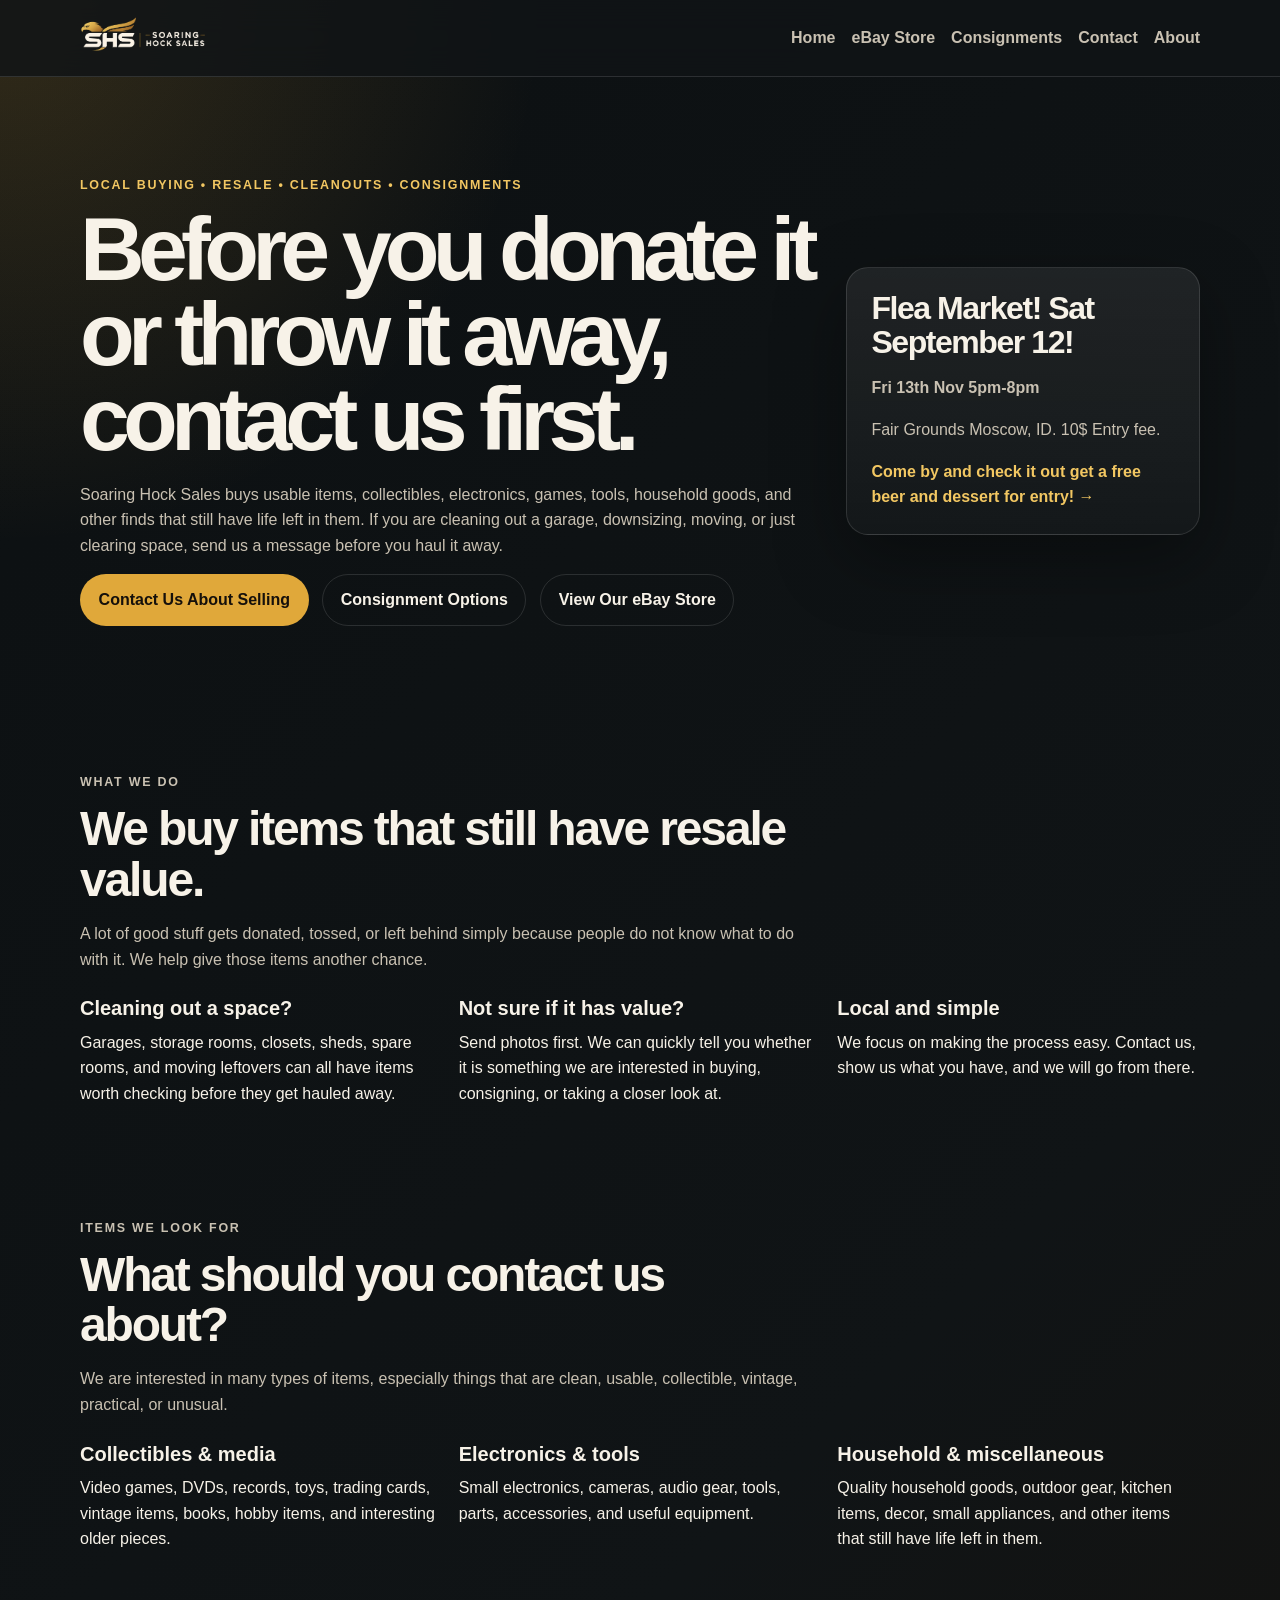
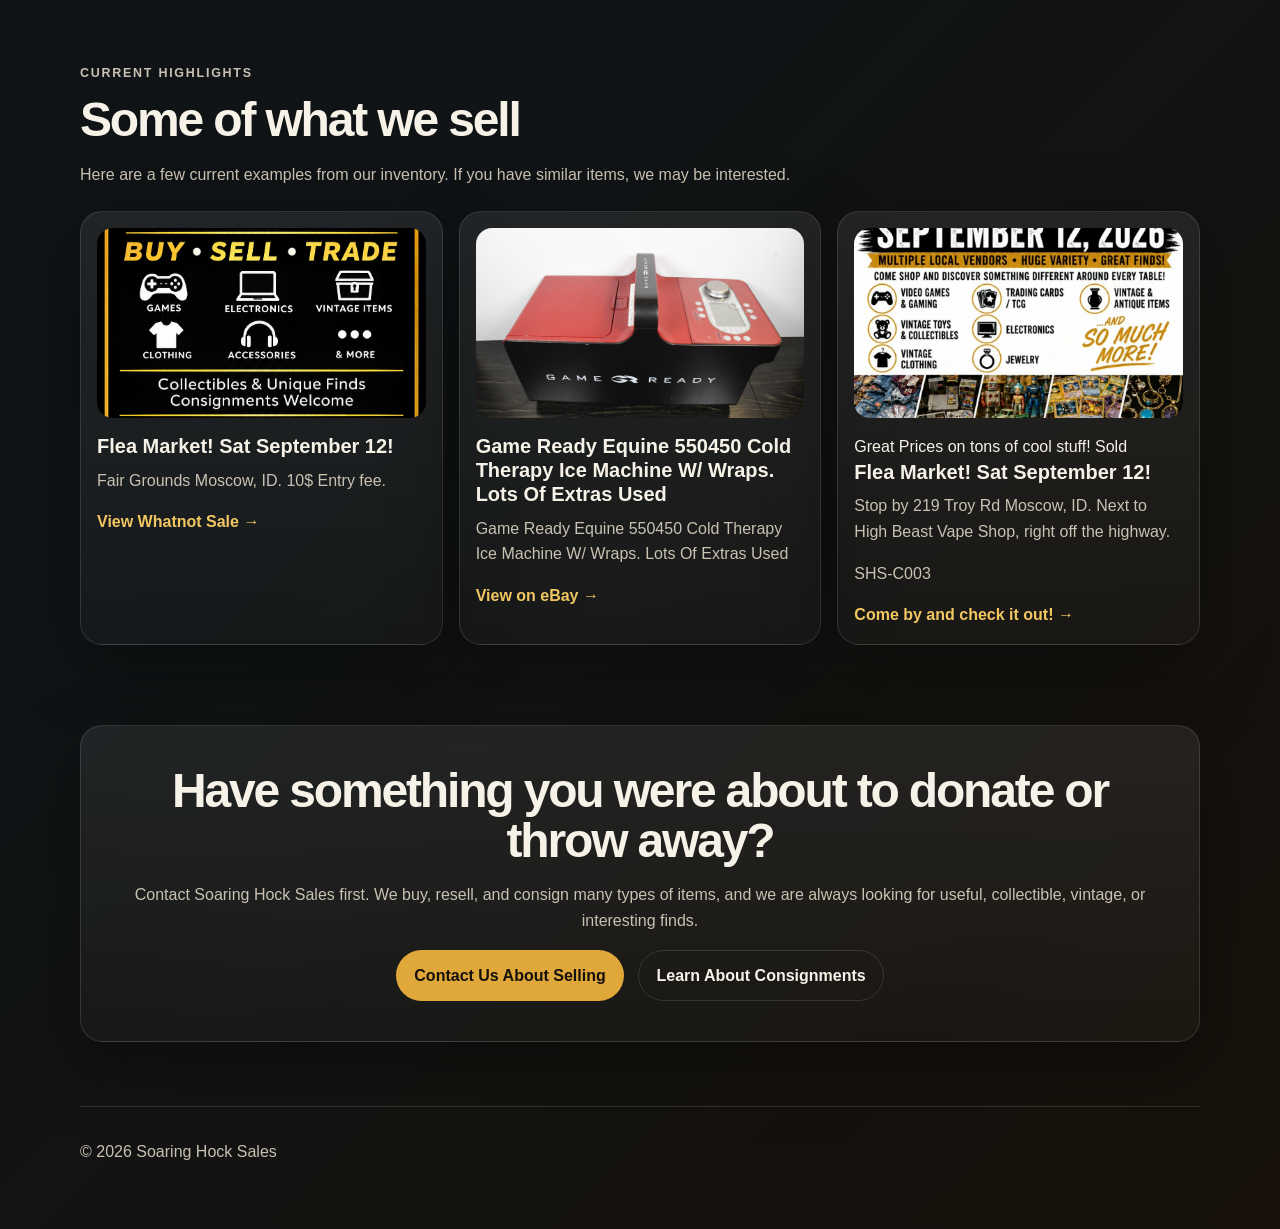
<file: index.html>
<!DOCTYPE html>
<html lang="en">

<head>
    <!-- Google tag (gtag.js) -->
    <script async src="https://www.googletagmanager.com/gtag/js?id=G-DSQBXJHCF6"></script>
    <script>
        window.dataLayer = window.dataLayer || [];
        function gtag() { dataLayer.push(arguments); }
        gtag('js', new Date());

        gtag('config', 'G-DSQBXJHCF6');
    </script>

    <meta charset="UTF-8" />
    <meta name="viewport" content="width=device-width, initial-scale=1.0" />
    <meta name="keywords" content="Soaring Hock Sales, sell used items, Moscow Idaho resale, collectibles buyer, estate items, eBay reseller" />
    <title>Soaring Hock Sales | Sell Us Your Items</title>
    <meta name="description" content="Before you donate it or throw it away, contact Soaring Hock Sales. We buy usable items, collectibles, electronics, games, tools, and more." />

    <link rel="stylesheet" href="styles.css" />
</head>

<body>
    <header class="site-header">
        <nav class="nav">
            <a href="index.html" class="logo">
                <img src="logos/logo 7.png" alt="Soaring Hock Sales logo" class="nav-logo">
            </a>

            <button class="menu-button" id="menuButton">Menu</button>

            <div class="nav-links" id="navLinks">
                <a href="index.html">Home</a>
                <a href="ebay.html">eBay Store</a>
                <a href="consignments.html">Consignments</a>
                <a href="contact.html">Contact</a>
                <a href="about.html">About</a>
            </div>
        </nav>
    </header>

    <main>
        <section class="hero">
            <div class="hero-content">
                <p class="eyebrow">Local buying • Resale • Cleanouts • Consignments</p>

                <h1>Before you donate it or throw it away, contact us first.</h1>

                <p class="hero-text">
                    Soaring Hock Sales buys usable items, collectibles, electronics, games,
                    tools, household goods, and other finds that still have life left in them.
                    If you are cleaning out a garage, downsizing, moving, or just clearing space,
                    send us a message before you haul it away.
                </p>

                <div class="button-row">
                    <a class="button primary" href="contact.html">Contact Us About Selling</a>
                    <a class="button secondary" href="consignments.html">Consignment Options</a>
                    <a class="button secondary" href="ebay.html">View Our eBay Store</a>
                </div>
            </div>

            <div class="hero-card" id="nextSaleCard">
                <h2>Have items to sell?</h2>
                <p class="card-date">Send photos first</p>
                <p>
                    The easiest way to start is to send a few clear photos, a short description,
                    and your general location. We will let you know if it is something we can use.
                </p>
                <a href="contact.html">Go to contact page →</a>
            </div>
        </section>

        <section class="section">
            <div class="section-heading">
                <p class="eyebrow">What We Do</p>
                <h2>We buy items that still have resale value.</h2>
                <p>
                    A lot of good stuff gets donated, tossed, or left behind simply because people
                    do not know what to do with it. We help give those items another chance.
                </p>
            </div>

            <div class="card-grid">
                <article class="card">
                    <h3>Cleaning out a space?</h3>
                    <p>
                        Garages, storage rooms, closets, sheds, spare rooms, and moving leftovers
                        can all have items worth checking before they get hauled away.
                    </p>
                </article>

                <article class="card">
                    <h3>Not sure if it has value?</h3>
                    <p>
                        Send photos first. We can quickly tell you whether it is something we are
                        interested in buying, consigning, or taking a closer look at.
                    </p>
                </article>

                <article class="card">
                    <h3>Local and simple</h3>
                    <p>
                        We focus on making the process easy. Contact us, show us what you have,
                        and we will go from there.
                    </p>
                </article>
            </div>
        </section>

        <section class="section">
            <div class="section-heading">
                <p class="eyebrow">Items We Look For</p>
                <h2>What should you contact us about?</h2>
                <p>
                    We are interested in many types of items, especially things that are clean,
                    usable, collectible, vintage, practical, or unusual.
                </p>
            </div>

            <div class="card-grid">
                <article class="card">
                    <h3>Collectibles & media</h3>
                    <p>
                        Video games, DVDs, records, toys, trading cards, vintage items, books,
                        hobby items, and interesting older pieces.
                    </p>
                </article>

                <article class="card">
                    <h3>Electronics & tools</h3>
                    <p>
                        Small electronics, cameras, audio gear, tools, parts, accessories,
                        and useful equipment.
                    </p>
                </article>

                <article class="card">
                    <h3>Household & miscellaneous</h3>
                    <p>
                        Quality household goods, outdoor gear, kitchen items, decor, small appliances,
                        and other items that still have life left in them.
                    </p>
                </article>
            </div>
        </section>

        <section class="section">
            <div class="section-heading">
                <p class="eyebrow">Current Highlights</p>
                <h2>Some of what we sell</h2>
                <p>
                    Here are a few current examples from our inventory. If you have similar items,
                    we may be interested.
                </p>
            </div>

            <div class="card-grid" id="homeCards">
                <!-- Homepage cards load from data/sales.json and data/ebay.json -->
            </div>
        </section>

        <section class="banner">
            <h2>Have something you were about to donate or throw away?</h2>
            <p>
                Contact Soaring Hock Sales first. We buy, resell, and consign many types of items,
                and we are always looking for useful, collectible, vintage, or interesting finds.
            </p>

            <div class="button-row centered">
                <a class="button primary" href="contact.html">Contact Us About Selling</a>
                <a class="button secondary" href="consignments.html">Learn About Consignments</a>
            </div>
        </section>
    </main>

    <footer class="footer">
        <p>&copy; <span id="year"></span> Soaring Hock Sales</p>
    </footer>

    <script src="script.js"></script>
</body>
</html>
</file>
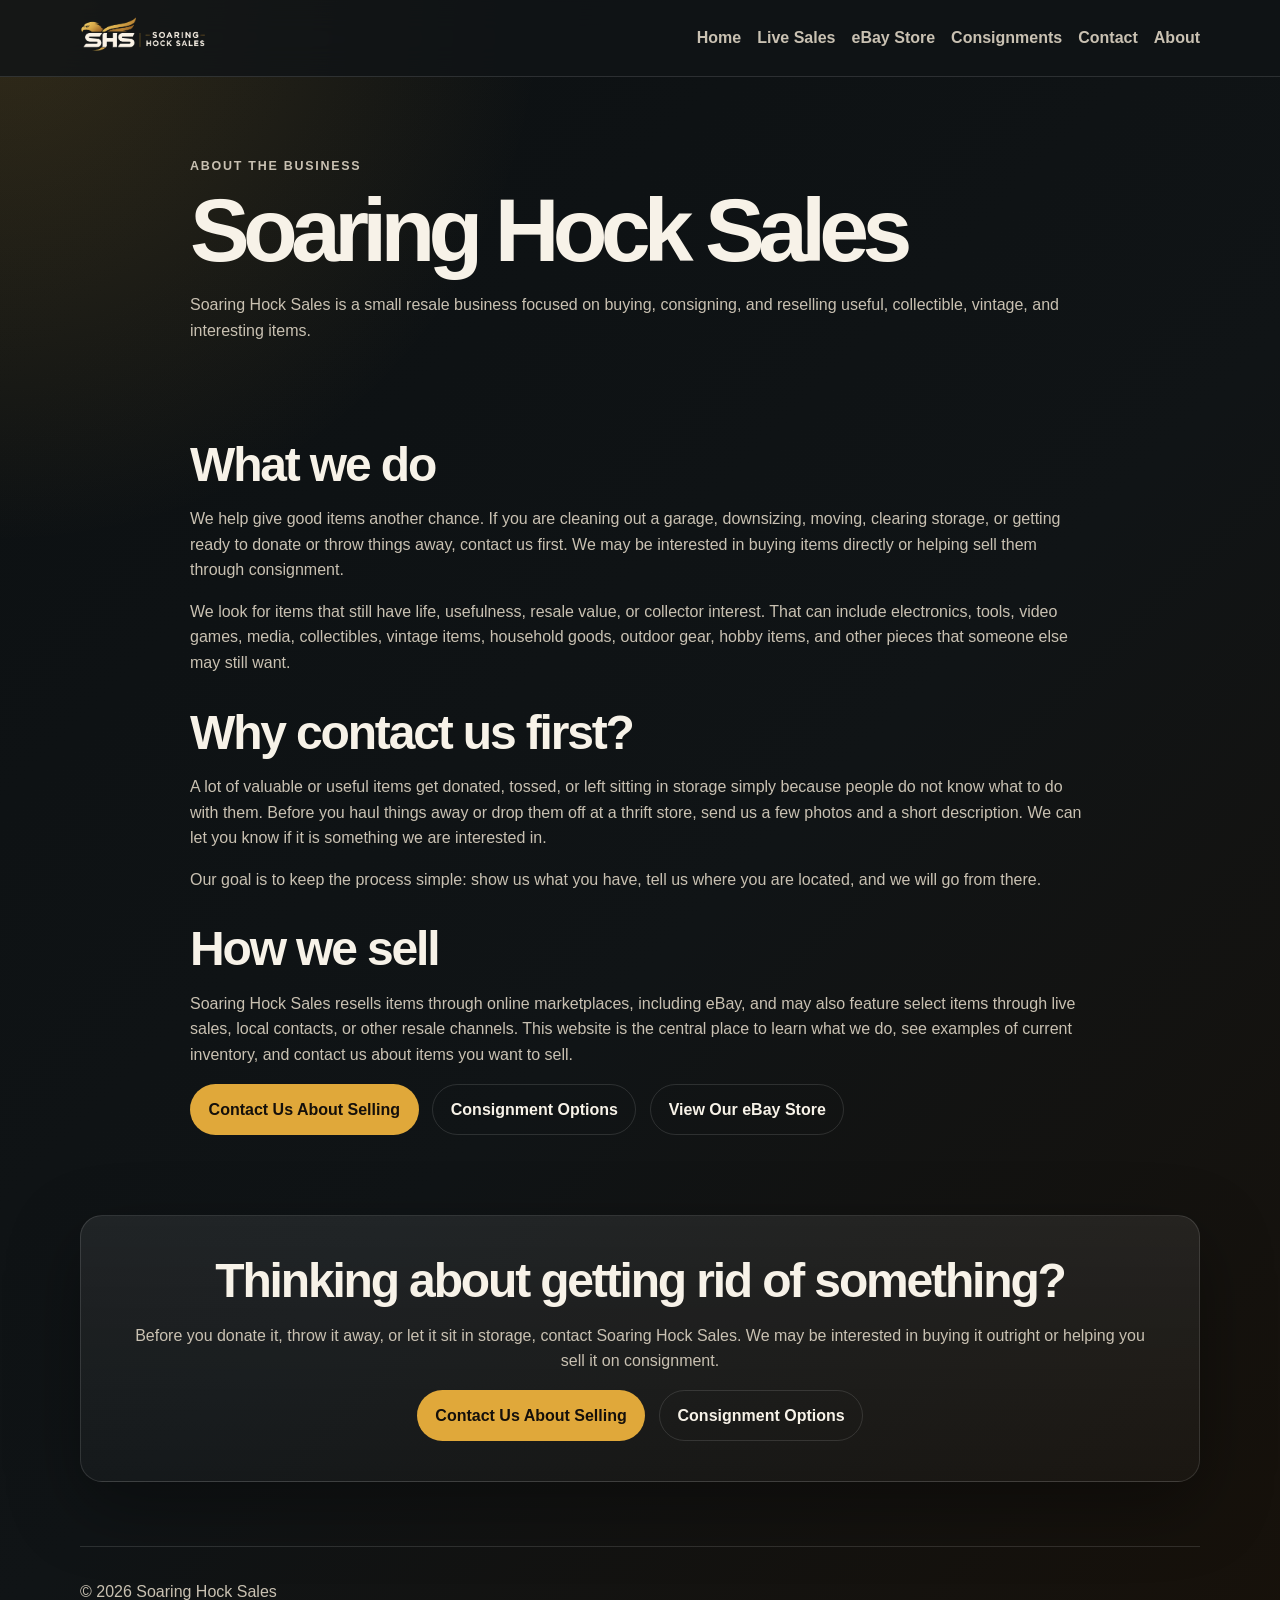
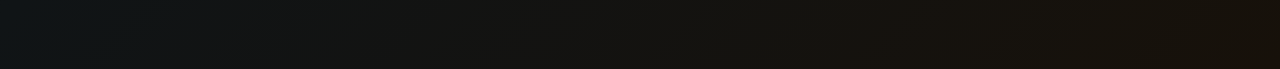
<file: about.html>
<!DOCTYPE html>
<html lang="en">
<head>
    <meta charset="UTF-8" />
    <meta name="viewport" content="width=device-width, initial-scale=1.0" />

    <title>About | Soaring Hock Sales</title>
    <meta name="description" content="Learn about Soaring Hock Sales, a local resale business that buys, consigns, and resells useful, collectible, vintage, and interesting items." />

    <link rel="stylesheet" href="styles.css" />
</head>
<body>
    <header class="site-header">
        <nav class="nav">
            <a href="index.html" class="logo">
                <img src="logos/logo 7.png" alt="Soaring Hock Sales logo" class="nav-logo">
            </a>

            <button class="menu-button" id="menuButton">Menu</button>

            <div class="nav-links" id="navLinks">
                <a href="index.html">Home</a>
                <a href="sales.html">Live Sales</a>
                <a href="ebay.html">eBay Store</a>
                <a href="consignments.html">Consignments</a>
                <a href="contact.html">Contact</a>
                <a href="about.html">About</a>
            </div>
        </nav>
    </header>

    <main>
        <section class="page-hero">
            <p class="eyebrow">About The Business</p>
            <h1>Soaring Hock Sales</h1>
            <p>
                Soaring Hock Sales is a small resale business focused on buying, consigning,
                and reselling useful, collectible, vintage, and interesting items.
            </p>
        </section>

        <section class="section narrow text-section">
            <h2>What we do</h2>

            <p>
                We help give good items another chance. If you are cleaning out a garage,
                downsizing, moving, clearing storage, or getting ready to donate or throw
                things away, contact us first. We may be interested in buying items directly
                or helping sell them through consignment.
            </p>

            <p>
                We look for items that still have life, usefulness, resale value, or collector
                interest. That can include electronics, tools, video games, media, collectibles,
                vintage items, household goods, outdoor gear, hobby items, and other pieces
                that someone else may still want.
            </p>

            <h2>Why contact us first?</h2>

            <p>
                A lot of valuable or useful items get donated, tossed, or left sitting in storage
                simply because people do not know what to do with them. Before you haul things
                away or drop them off at a thrift store, send us a few photos and a short
                description. We can let you know if it is something we are interested in.
            </p>

            <p>
                Our goal is to keep the process simple: show us what you have, tell us where
                you are located, and we will go from there.
            </p>

            <h2>How we sell</h2>

            <p>
                Soaring Hock Sales resells items through online marketplaces, including eBay,
                and may also feature select items through live sales, local contacts, or other
                resale channels. This website is the central place to learn what we do, see
                examples of current inventory, and contact us about items you want to sell.
            </p>

            <div class="button-row">
                <a class="button primary" href="contact.html">Contact Us About Selling</a>
                <a class="button secondary" href="consignments.html">Consignment Options</a>
                <a class="button secondary" href="ebay.html">View Our eBay Store</a>
            </div>
        </section>

        <section class="banner">
            <h2>Thinking about getting rid of something?</h2>
            <p>
                Before you donate it, throw it away, or let it sit in storage, contact
                Soaring Hock Sales. We may be interested in buying it outright or helping
                you sell it on consignment.
            </p>

            <div class="button-row centered">
                <a class="button primary" href="contact.html">Contact Us About Selling</a>
                <a class="button secondary" href="consignments.html">Consignment Options</a>
            </div>
        </section>
    </main>

    <footer class="footer">
        <p>&copy; <span id="year"></span> Soaring Hock Sales</p>
    </footer>

    <script src="script.js"></script>
</body>
</html>
</file>
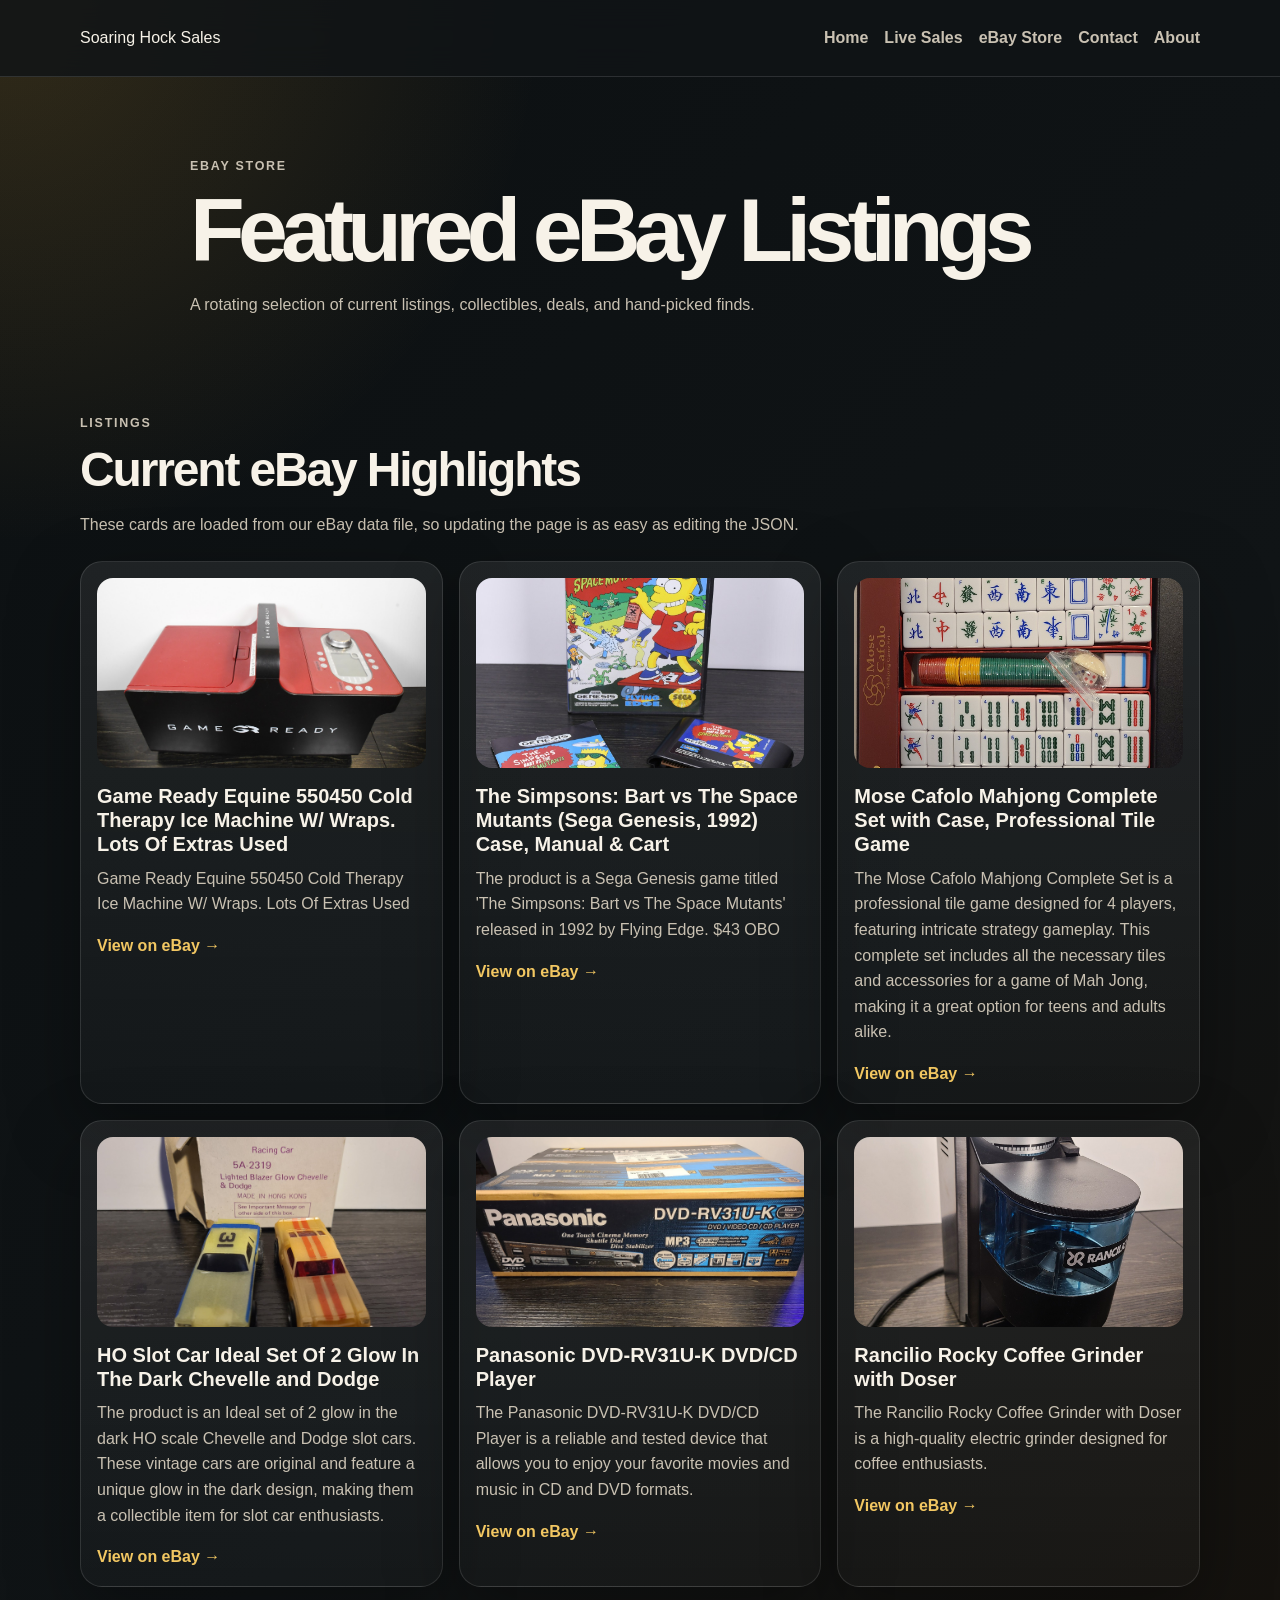
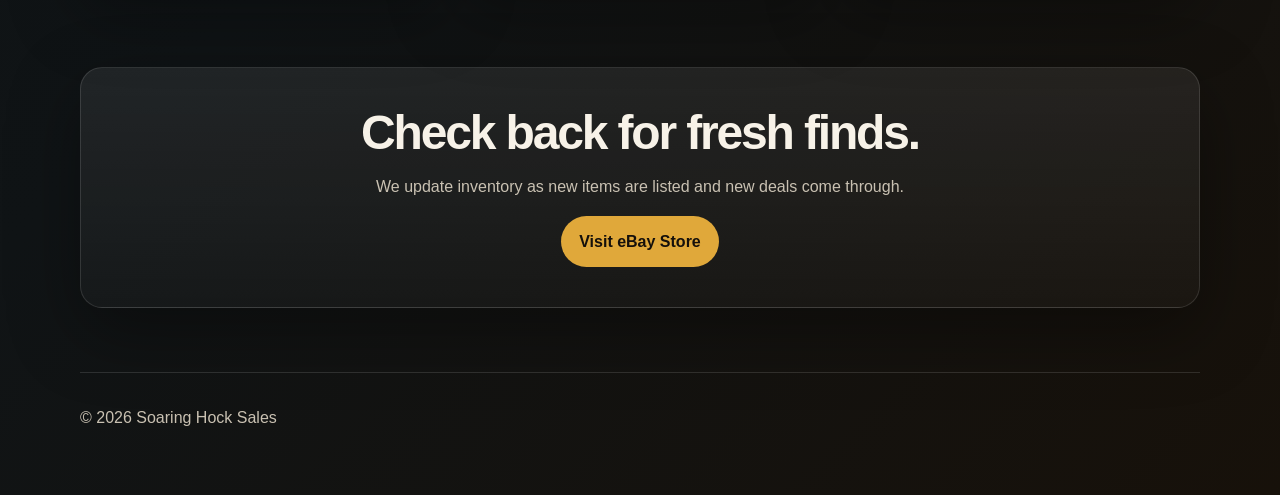
<file: books.html>
<!DOCTYPE html>
<html lang="en">
<head>
    <!-- Google tag (gtag.js) -->
    <script async src="https://www.googletagmanager.com/gtag/js?id=G-DSQBXJHCF6"></script>
    <script>
        window.dataLayer = window.dataLayer || [];
        function gtag() { dataLayer.push(arguments); }
        gtag('js', new Date());

        gtag('config', 'G-DSQBXJHCF6');
    </script>

    <meta charset="UTF-8" />
    <meta name="viewport" content="width=device-width, initial-scale=1.0" />

    <title>eBay Store | Soaring Hock Sales</title>
    <meta name="description" content="Featured eBay listings and online inventory from Soaring Hock Sales." />

    <link rel="stylesheet" href="styles.css" />
</head>

<body>
    <header class="site-header">
        <nav class="nav">
            <a href="index.html" class="logo">Soaring Hock Sales</a>

            <button class="menu-button" id="menuButton">Menu</button>

            <div class="nav-links" id="navLinks">
                <a href="index.html">Home</a>
                <a href="sales.html">Live Sales</a>
                <a href="ebay.html">eBay Store</a>
                <a href="contact.html">Contact</a>
                <a href="about.html">About</a>
            </div>
        </nav>
    </header>

    <main>
        <section class="page-hero">
            <p class="eyebrow">eBay Store</p>
            <h1>Featured eBay Listings</h1>
            <p>
                A rotating selection of current listings, collectibles, deals, and hand-picked finds.
            </p>
        </section>

        <section class="section">
            <div class="section-heading">
                <p class="eyebrow">Listings</p>
                <h2>Current eBay Highlights</h2>
                <p>
                    These cards are loaded from our eBay data file, so updating the page is as easy as editing the JSON.
                </p>
            </div>

            <div class="card-grid" id="ebayCards">
                <!-- eBay cards load from data/ebay.json -->
            </div>
        </section>

        <section class="banner">
            <h2>Check back for fresh finds.</h2>
            <p>
                We update inventory as new items are listed and new deals come through.
            </p>

            <a class="button primary" href="https://www.ebay.com/str/soaringhocksales" target="_blank" rel="noopener noreferrer">
                Visit eBay Store
            </a>
        </section>
    </main>

    <footer class="footer">
        <p>&copy; <span id="year"></span> Soaring Hock Sales</p>
    </footer>

    <script src="script.js"></script>
</body>
</html>
</file>
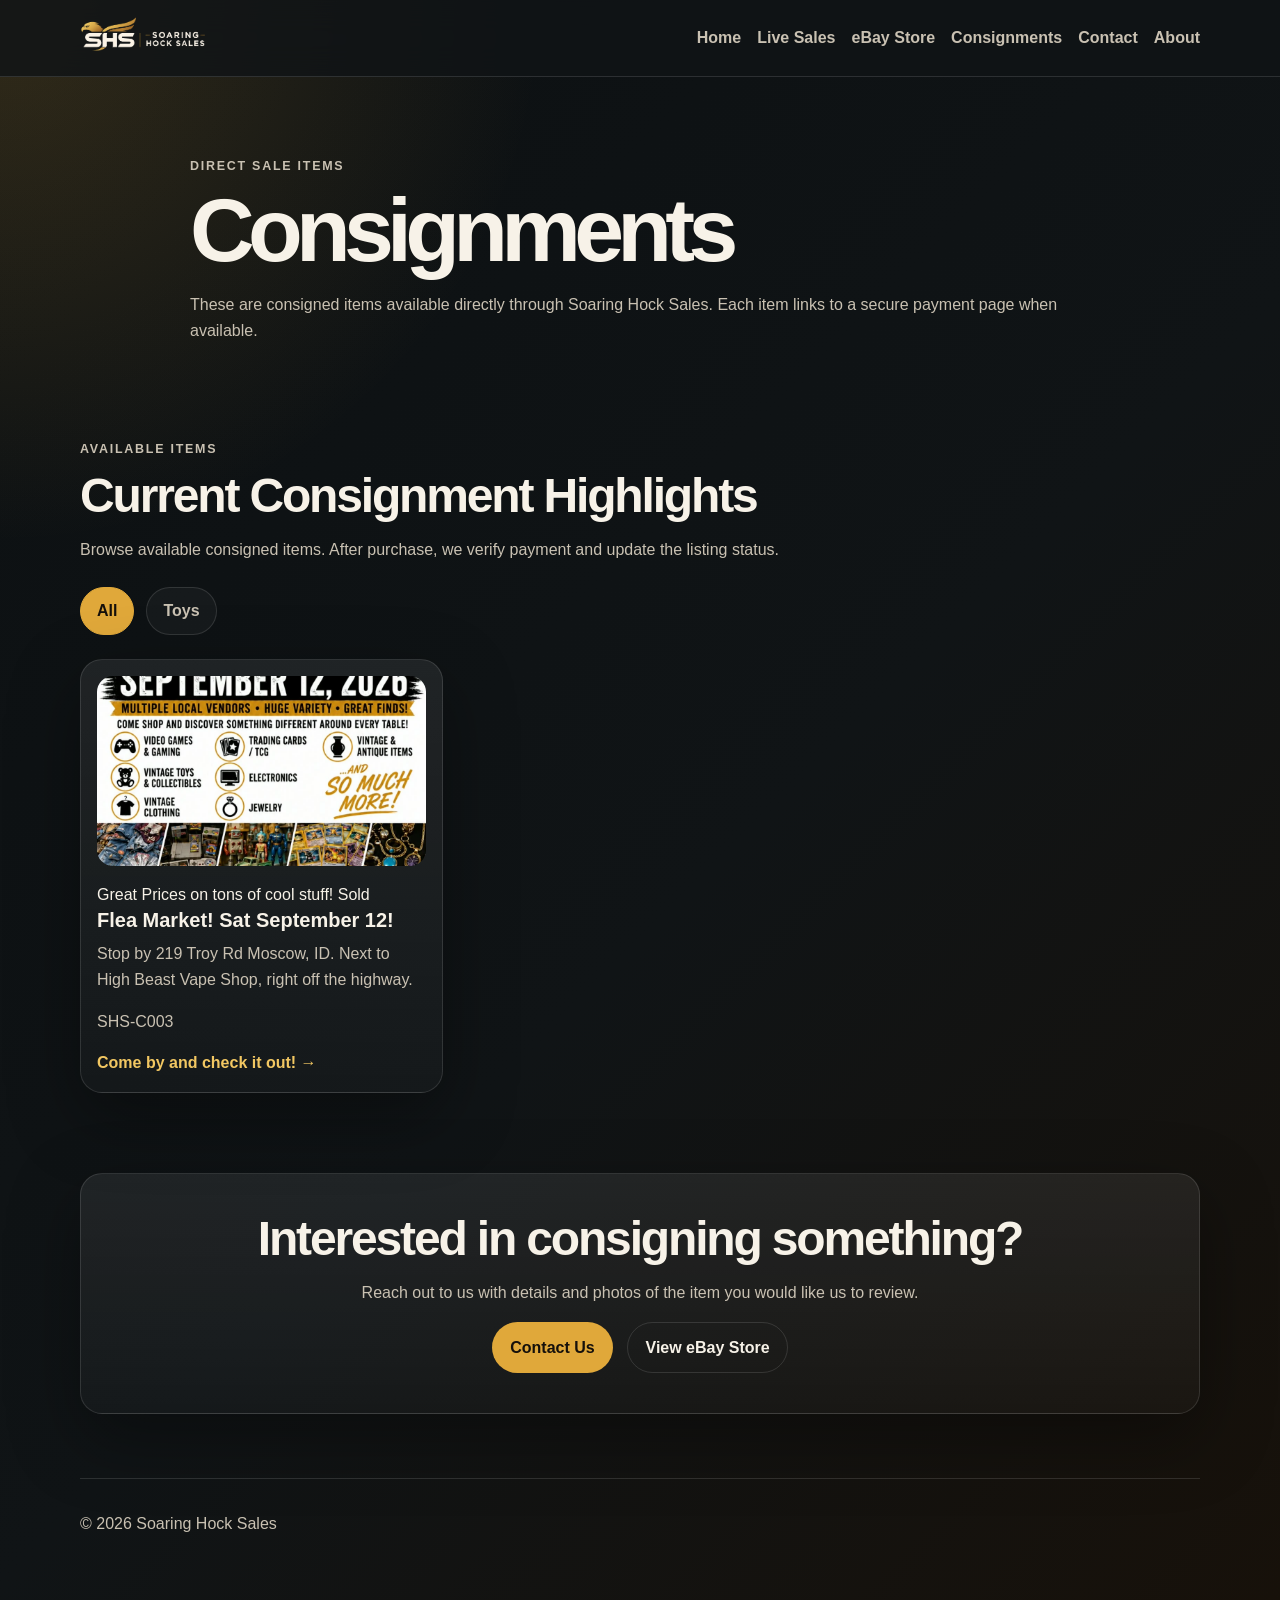
<file: consignments.html>
<!DOCTYPE html>
<html lang="en">
<head>
    <!-- Google tag (gtag.js) -->
    <script async src="https://www.googletagmanager.com/gtag/js?id=G-DSQBXJHCF6"></script>
    <script>window.dataLayer = window.dataLayer || [];
        function gtag() { dataLayer.push(arguments); }
        gtag('js', new Date());

        gtag('config', 'G-DSQBXJHCF6');</script>

    <meta charset="UTF-8" />
    <meta name="viewport" content="width=device-width, initial-scale=1.0" />

    <title>Consignments | Soaring Hock Sales</title>
    <meta name="description" content="Consigned items available directly through Soaring Hock Sales." />

    <link rel="stylesheet" href="styles.css" />
</head>

<body>
    <header class="site-header">
        <nav class="nav">
            <a href="index.html" class="logo">
                <img src="logos/logo 7.png" alt="Soaring Hock Sales logo" class="nav-logo">
            </a>

            <button class="menu-button" id="menuButton">Menu</button>

            <div class="nav-links" id="navLinks">
                <a href="index.html">Home</a>
                <a href="sales.html">Live Sales</a>
                <a href="ebay.html">eBay Store</a>
                <a href="consignments.html">Consignments</a>
                <a href="contact.html">Contact</a>
                <a href="about.html">About</a>
            </div>
        </nav>
    </header>

    <main>
        <section class="page-hero">
            <p class="eyebrow">Direct Sale Items</p>
            <h1>Consignments</h1>
            <p>
                These are consigned items available directly through Soaring Hock Sales.
                Each item links to a secure payment page when available.
            </p>
        </section>

        <section class="section">
            <div class="section-heading">
                <p class="eyebrow">Available Items</p>
                <h2>Current Consignment Highlights</h2>
                <p>
                    Browse available consigned items. After purchase, we verify payment and update the listing status.
                </p>
            </div>

            <div class="category-filter" id="consignmentCategoryFilter">
                <!-- Category buttons load from data/consignments.json -->
            </div>

            <div class="card-grid" id="consignmentCards">
                <!-- Consignment cards load from data/consignments.json -->
            </div>
        </section>

        <section class="banner">
            <h2>Interested in consigning something?</h2>
            <p>
                Reach out to us with details and photos of the item you would like us to review.
            </p>

            <div class="button-row centered">
                <a class="button primary" href="contact.html">Contact Us</a>
                <a class="button secondary" href="ebay.html">View eBay Store</a>
            </div>
        </section>
    </main>

    <footer class="footer">
        <p>&copy; <span id="year"></span> Soaring Hock Sales</p>
    </footer>

    <script src="script.js"></script>
</body>
</html>
</file>
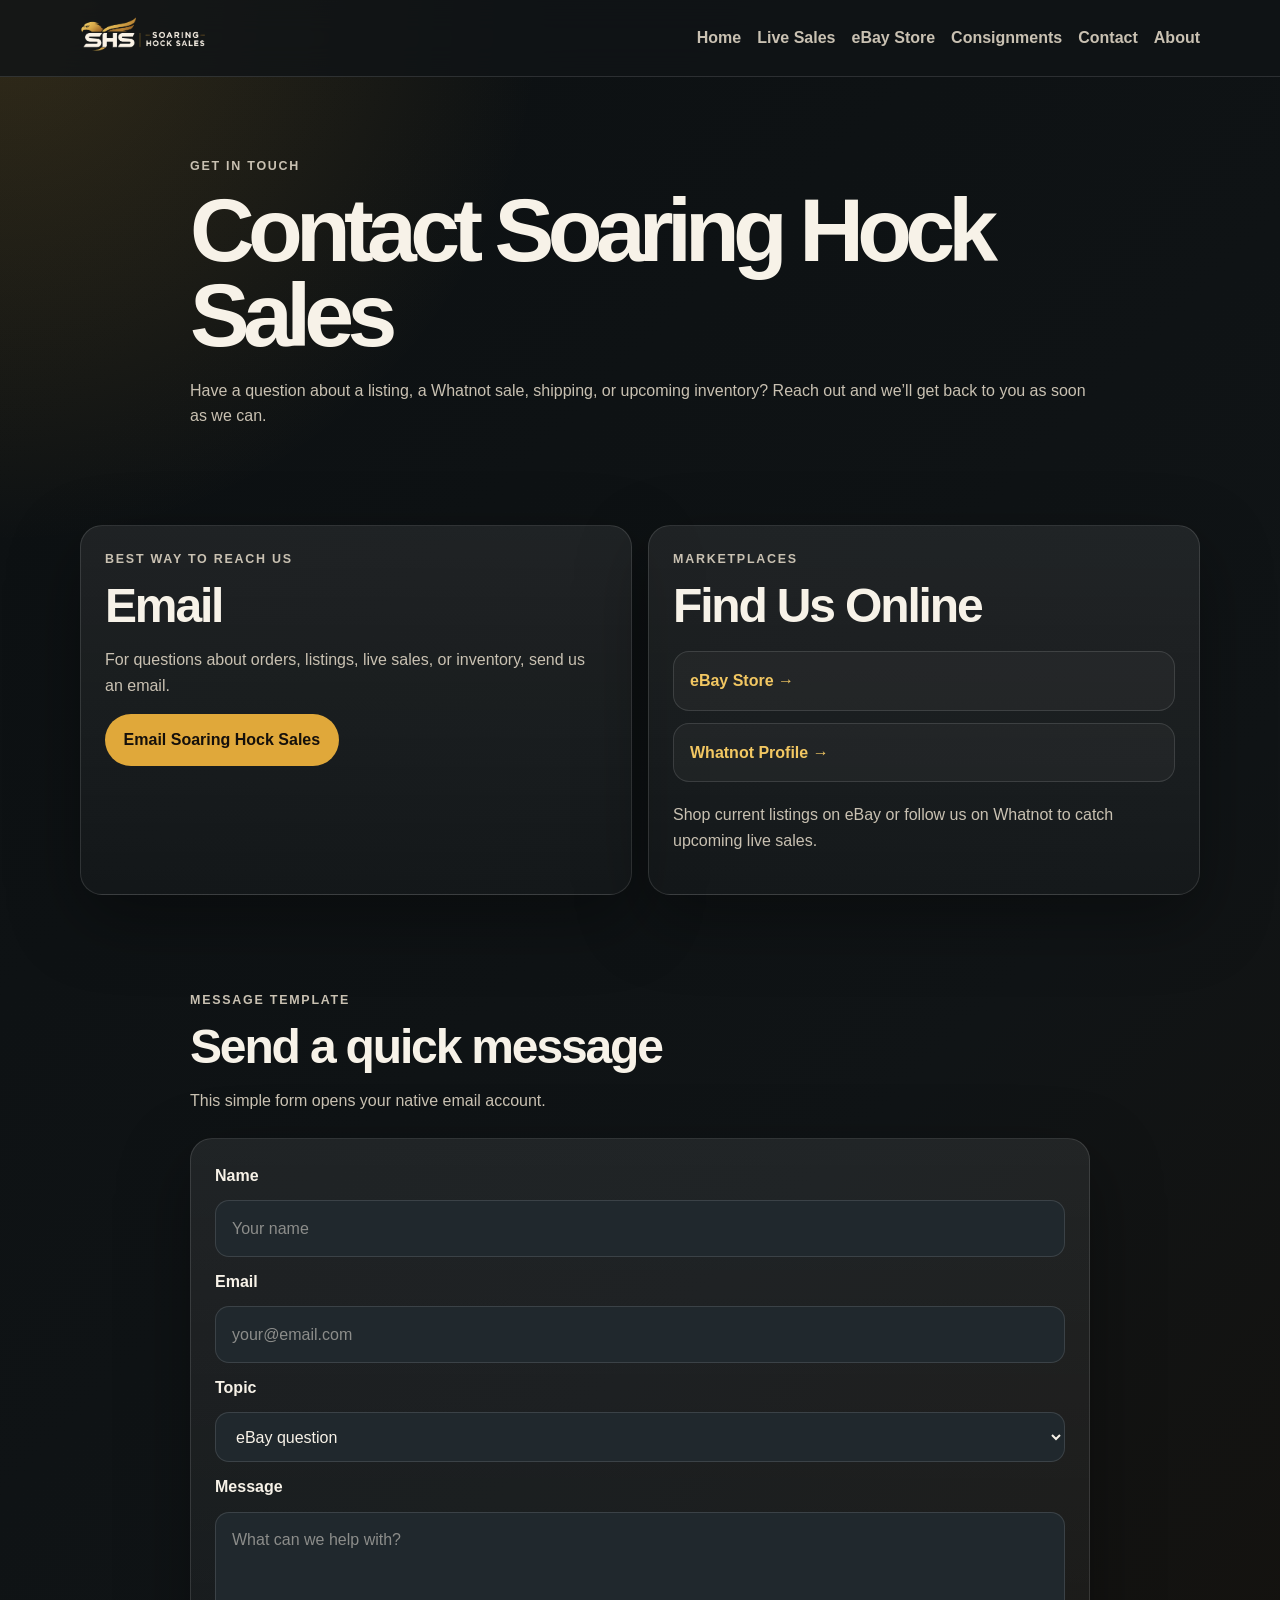
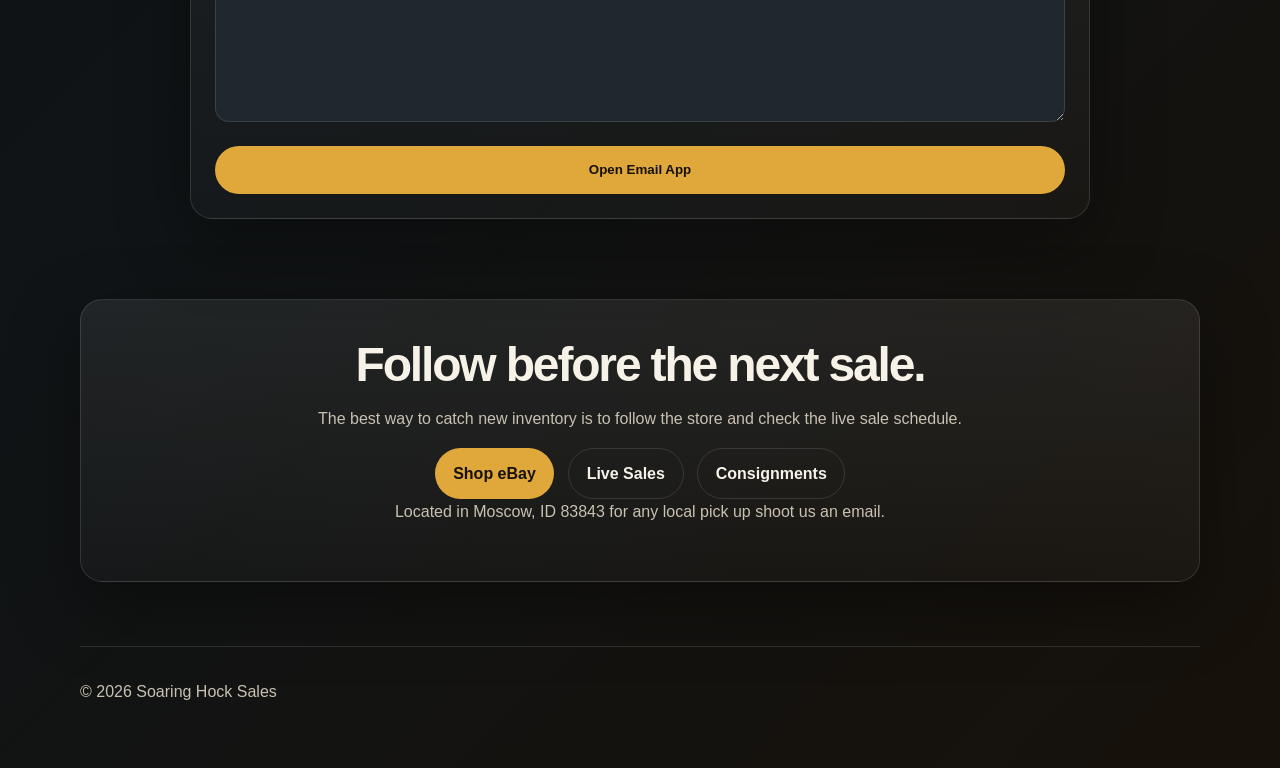
<file: contact.html>
<!DOCTYPE html>
<html lang="en">
<head>
    <meta charset="UTF-8" />
    <meta name="viewport" content="width=device-width, initial-scale=1.0" />

    <title>Contact | Soaring Hock Sales</title>
    <meta name="description" content="Contact Soaring Hock Sales for questions about eBay listings, Whatnot live sales, and inventory." />

    <link rel="stylesheet" href="styles.css" />
</head>
<body>
    <header class="site-header">
        <nav class="nav">
            <a href="index.html" class="logo">
                <img src="logos/logo 7.png" alt="Soaring Hock Sales logo" class="nav-logo">
            </a>

            <button class="menu-button" id="menuButton">Menu</button>

            <div class="nav-links" id="navLinks">
                <a href="index.html">Home</a>
                <a href="sales.html">Live Sales</a>
                <a href="ebay.html">eBay Store</a>
                <a href="consignments.html">Consignments</a>
                <a href="contact.html">Contact</a>
                <a href="about.html">About</a>
            </div>
        </nav>
    </header>

    <main>
        <section class="page-hero">
            <p class="eyebrow">Get In Touch</p>
            <h1>Contact Soaring Hock Sales</h1>
            <p>
                Have a question about a listing, a Whatnot sale, shipping, or upcoming inventory?
                Reach out and we’ll get back to you as soon as we can.
            </p>
        </section>

        <section class="section contact-layout">
            <div class="contact-card">
                <p class="eyebrow">Best Way To Reach Us</p>
                <h2>Email</h2>
                <p>
                    For questions about orders, listings, live sales, or inventory, send us an email.
                </p>

                <a class="button primary" href="mailto:kdddressel@gmail.com">
                    Email Soaring Hock Sales
                </a>
            </div>

            <div class="contact-card">
                <p class="eyebrow">Marketplaces</p>
                <h2>Find Us Online</h2>

                <div class="link-list">
                    <a href="https://www.ebay.com/str/soaringhocksales" target="_blank" rel="noopener">
                        eBay Store →
                    </a>

                    <a href="https://www.whatnot.com/user/soaringhocksales" target="_blank" rel="noopener">
                        Whatnot Profile →
                    </a>
                </div>

                <p>
                    Shop current listings on eBay or follow us on Whatnot to catch upcoming live sales.
                </p>
            </div>
        </section>

        <section class="section narrow">
            <div class="section-heading">
                <p class="eyebrow">Message Template</p>
                <h2>Send a quick message</h2>
                <p>
                    This simple form opens your native email account.
                </p>
            </div>

            <form class="contact-form" action="mailto:admin@soaringhock.com" method="post" enctype="text/plain">
                <label for="name">Name</label>
                <input id="name" name="name" type="text" placeholder="Your name" />

                <label for="email">Email</label>
                <input id="email" name="email" type="email" placeholder="your@email.com" />

                <label for="topic">Topic</label>
                <select id="topic" name="topic">
                    <option value="eBay question">eBay question</option>
                    <option value="Whatnot live sale">Whatnot live sale</option>
                    <option value="Shipping question">Shipping question</option>
                    <option value="Inventory question">Inventory question</option>
                    <option value="Other">Other</option>
                </select>

                <label for="message">Message</label>
                <textarea id="message" name="message" rows="7" placeholder="What can we help with?"></textarea>

                <button class="button primary" type="submit">
                    Open Email App
                </button>
            </form>
        </section>

        <section class="banner">
            <h2>Follow before the next sale.</h2>
            <p>
                The best way to catch new inventory is to follow the store and check the live sale schedule.
            </p>

            <div class="button-row centered">
                <a class="button primary" href="ebay.html">Shop eBay</a>
                <a class="button secondary" href="sales.html">Live Sales</a>
                <a class="button secondary" href="consignments.html">Consignments</a>
            </div>
            <div>
                <p>Located in Moscow, ID 83843 for any local pick up shoot us an email.</p>
            </div>
        </section>
    </main>

    <footer class="footer">
        <p>&copy; <span id="year"></span> Soaring Hock Sales</p>
    </footer>

    <script src="script.js"></script>
</body>
</html>
</file>
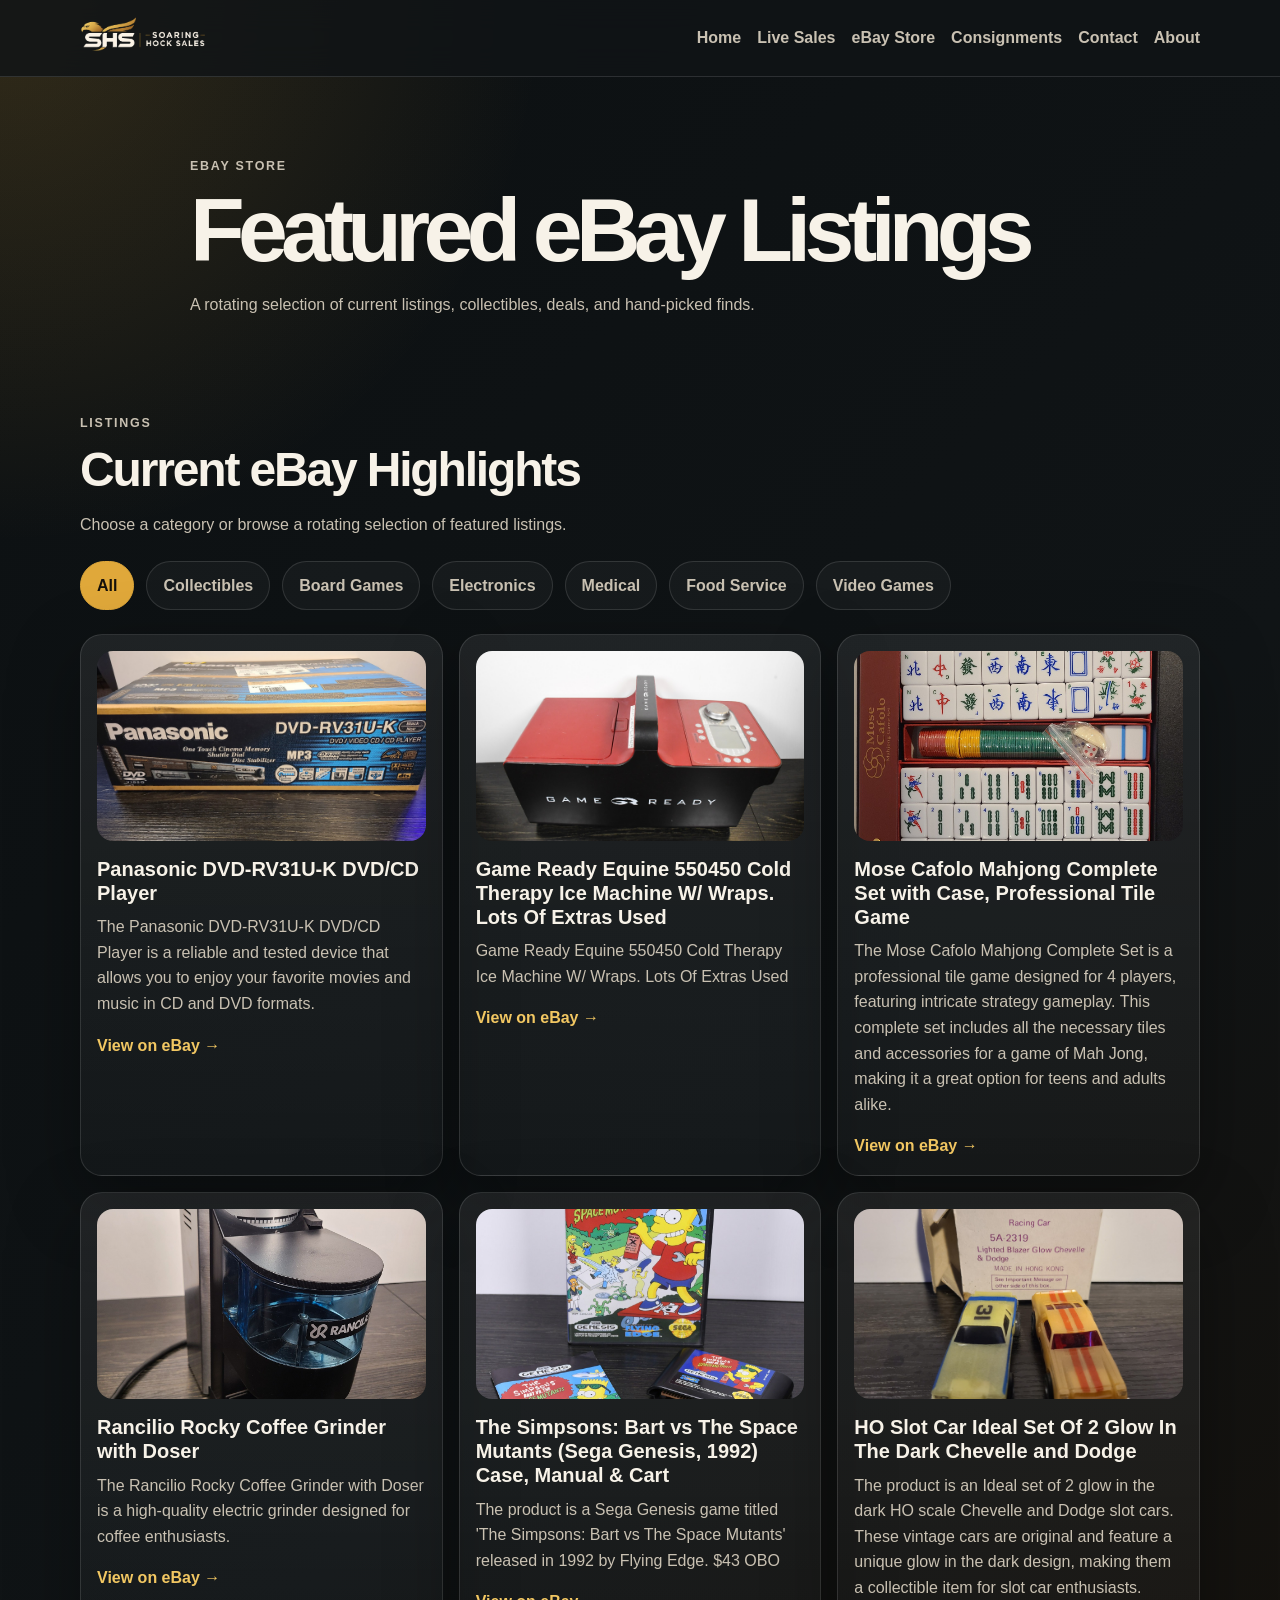
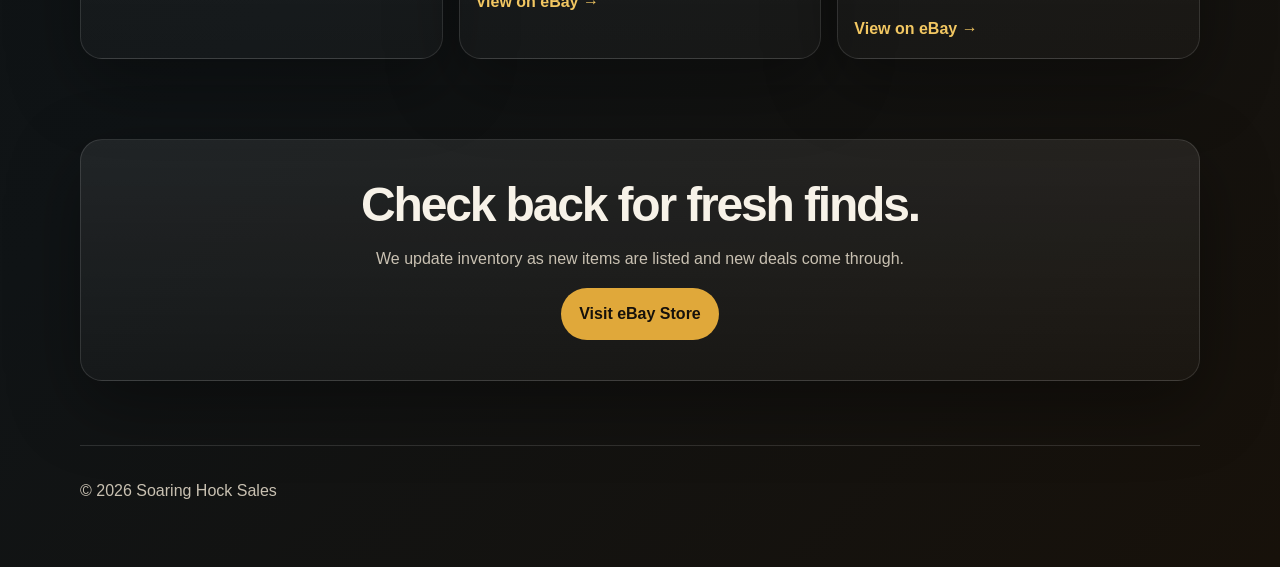
<file: ebay.html>
<!DOCTYPE html>
<html lang="en">
<head>
    <!-- Google tag (gtag.js) -->
    <script async src="https://www.googletagmanager.com/gtag/js?id=G-DSQBXJHCF6"></script>
    <script>
        window.dataLayer = window.dataLayer || [];
        function gtag() { dataLayer.push(arguments); }
        gtag('js', new Date());

        gtag('config', 'G-DSQBXJHCF6');
    </script>

    <meta charset="UTF-8" />
    <meta name="viewport" content="width=device-width, initial-scale=1.0" />

    <title>eBay Store | Soaring Hock Sales</title>
    <meta name="description" content="Featured eBay listings and online inventory from Soaring Hock Sales." />

    <link rel="stylesheet" href="styles.css" />
</head>

<body>
    <header class="site-header">
        <nav class="nav">
            <a href="index.html" class="logo">
                <img src="logos/logo 7.png" alt="Soaring Hock Sales logo" class="nav-logo">
            </a>

            <button class="menu-button" id="menuButton">Menu</button>

            <div class="nav-links" id="navLinks">
                <a href="index.html">Home</a>
                <a href="sales.html">Live Sales</a>
                <a href="ebay.html">eBay Store</a>
                <a href="consignments.html">Consignments</a>
                <a href="contact.html">Contact</a>
                <a href="about.html">About</a>
            </div>
        </nav>
    </header>

    <main>
        <section class="page-hero">
            <p class="eyebrow">eBay Store</p>
            <h1>Featured eBay Listings</h1>
            <p>
                A rotating selection of current listings, collectibles, deals, and hand-picked finds.
            </p>
        </section>

        <section class="section">
            <div class="section-heading">
                <p class="eyebrow">Listings</p>
                <h2>Current eBay Highlights</h2>
                <p>
                    Choose a category or browse a rotating selection of featured listings.
                </p>
            </div>

            <div class="category-filter" id="categoryFilter">
                <!-- Category buttons load from data/ebay.json -->
            </div>

            <div class="card-grid" id="ebayCards">
                <!-- eBay cards load from data/ebay.json -->
            </div>
        </section>

        <section class="banner">
            <h2>Check back for fresh finds.</h2>
            <p>
                We update inventory as new items are listed and new deals come through.
            </p>

            <a class="button primary" href="https://www.ebay.com/str/soaringhocksales" target="_blank" rel="noopener noreferrer">
                Visit eBay Store
            </a>
        </section>
    </main>

    <footer class="footer">
        <p>&copy; <span id="year"></span> Soaring Hock Sales</p>
    </footer>

    <script src="script.js"></script>
</body>
</html>
</file>
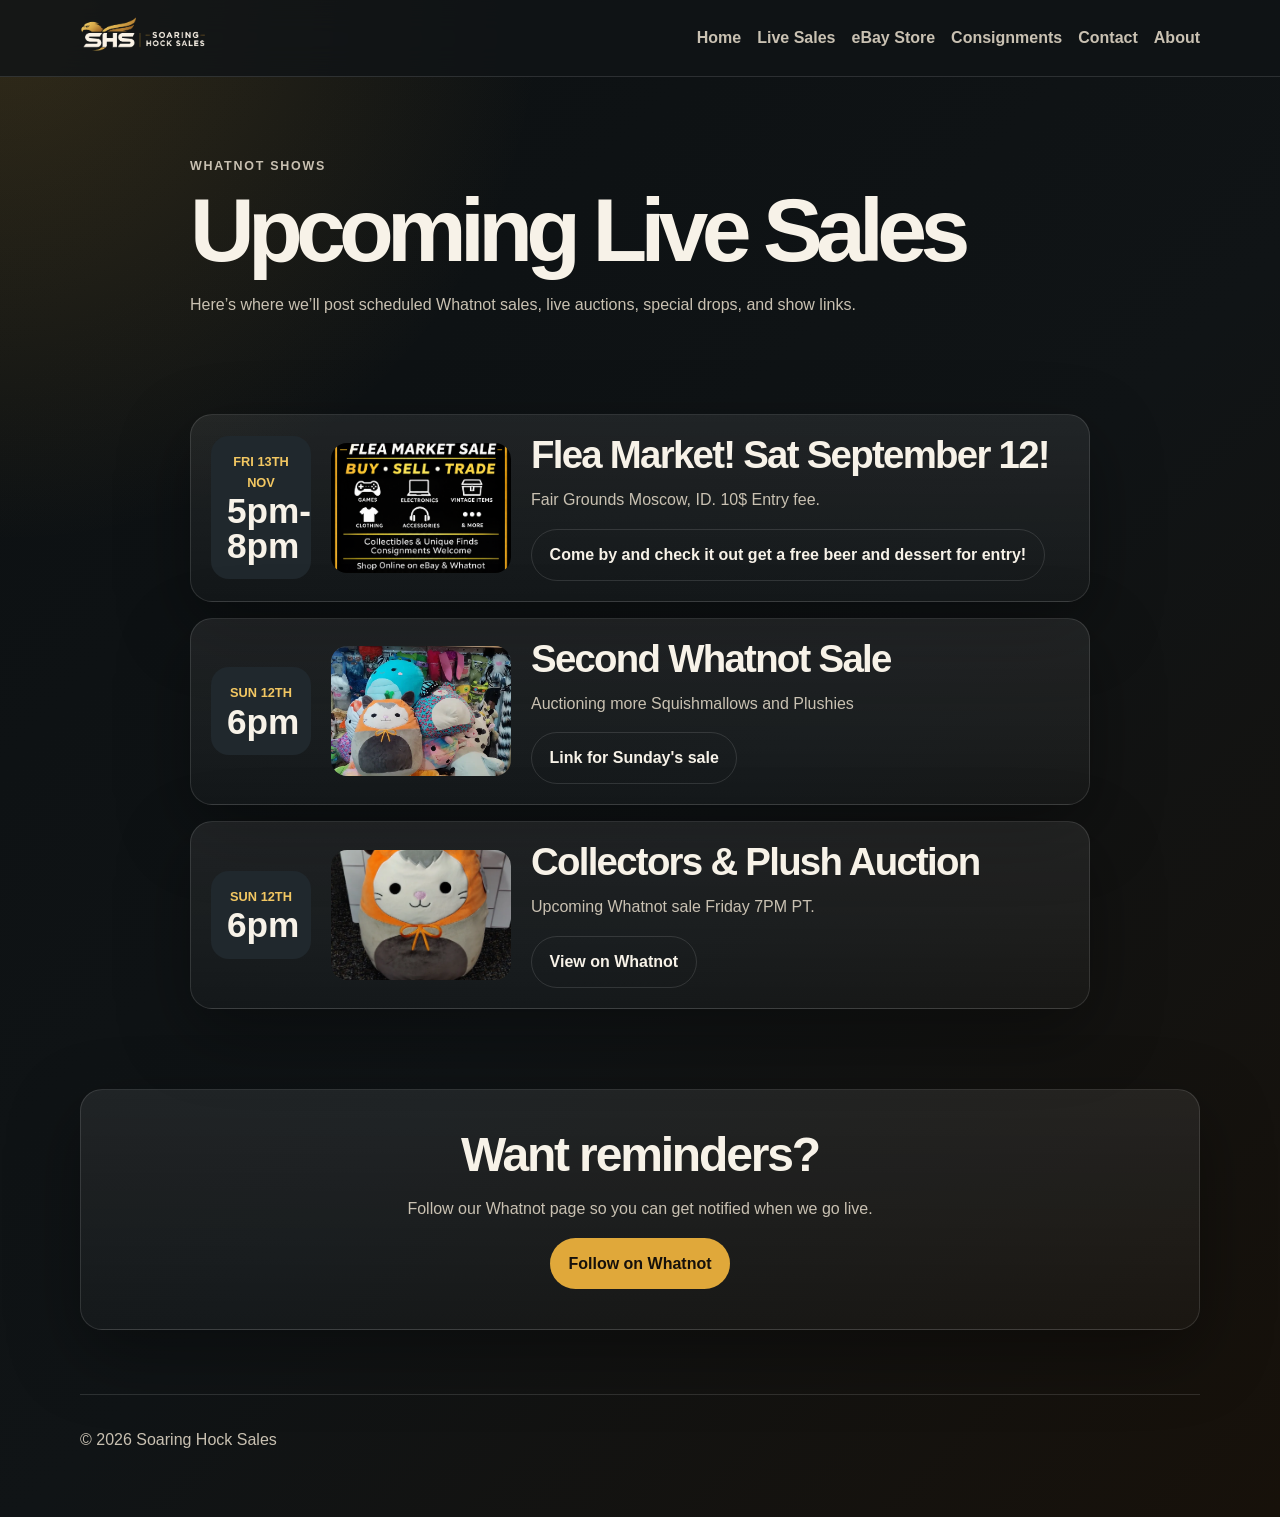
<file: sales.html>
<!DOCTYPE html>
<html lang="en">
<head>
    <!-- Google tag (gtag.js) -->
    <script async src="https://www.googletagmanager.com/gtag/js?id=G-DSQBXJHCF6"></script>
    <script>
        window.dataLayer = window.dataLayer || [];
        function gtag() { dataLayer.push(arguments); }
        gtag('js', new Date());

        gtag('config', 'G-DSQBXJHCF6');
    </script>

    <meta charset="UTF-8" />
    <meta name="viewport" content="width=device-width, initial-scale=1.0" />

    <title>Live Sales | Soaring Hock Sales</title>
    <meta name="description" content="Upcoming Whatnot live sales from Soaring Hock Sales." />

    <link rel="stylesheet" href="styles.css" />
</head>

<body>
    <header class="site-header">
        <nav class="nav">
            <a href="index.html" class="logo">
                <img src="logos/logo 7.png" alt="Soaring Hock Sales logo" class="nav-logo">
            </a>

            <button class="menu-button" id="menuButton">Menu</button>

            <div class="nav-links" id="navLinks">
                <a href="index.html">Home</a>
                <a href="sales.html">Live Sales</a>
                <a href="ebay.html">eBay Store</a>
                <a href="consignments.html">Consignments</a>
                <a href="contact.html">Contact</a>
                <a href="about.html">About</a>
            </div>
        </nav>
    </header>

    <main>
        <section class="page-hero">
            <p class="eyebrow">Whatnot Shows</p>
            <h1>Upcoming Live Sales</h1>
            <p>
                Here’s where we’ll post scheduled Whatnot sales, live auctions,
                special drops, and show links.
            </p>
        </section>

        <section class="section narrow">
            <div class="sale-list" id="salesCards">
                <!-- Whatnot sale cards load from data/sales.json -->
            </div>
        </section>

        <section class="banner">
            <h2>Want reminders?</h2>
            <p>
                Follow our Whatnot page so you can get notified when we go live.
            </p>

            <a class="button primary" href="https://www.whatnot.com/user/soaringhocksales" target="_blank" rel="noopener noreferrer">
                Follow on Whatnot
            </a>
        </section>
    </main>

    <footer class="footer">
        <p>&copy; <span id="year"></span> Soaring Hock Sales</p>
    </footer>

    <script src="script.js"></script>
</body>
</html>
</file>
<file: styles.css>
:root {
    --bg: #101416;
    --panel: #171d20;
    --panel-light: #20282d;
    --text: #f7f2e8;
    --muted: #c9c1b2;
    --accent: #e0a83a;
    --accent-hover: #f2c762;
    --border: rgba(255, 255, 255, 0.12);
    --shadow: 0 24px 70px rgba(0, 0, 0, 0.35);
    --radius: 22px;
    --max-width: 1120px;
}

* {
    box-sizing: border-box;
}

html {
    scroll-behavior: smooth;
}

body {
    margin: 0;
    font-family: Arial, Helvetica, sans-serif;
    color: var(--text);
    background: radial-gradient(circle at top left, rgba(224, 168, 58, 0.18), transparent 34rem), linear-gradient(135deg, #0c1012, #101416 55%, #17110a);
    line-height: 1.6;
}

a {
    color: inherit;
}

/* Header / Navigation */

.site-header {
    position: sticky;
    top: 0;
    z-index: 20;
    background: rgba(16, 20, 22, 0.82);
    backdrop-filter: blur(16px);
    border-bottom: 1px solid var(--border);
}

.nav {
    width: min(var(--max-width), calc(100% - 2rem));
    min-height: 76px;
    margin: 0 auto;
    display: flex;
    align-items: center;
    justify-content: space-between;
    gap: 1.5rem;
}

.logo {
    display: inline-flex;
    align-items: center;
    color: var(--text);
    text-decoration: none;
}

.nav-logo {
    height: 42px;
    width: auto;
    display: block;
}

.nav-links {
    display: flex;
    align-items: center;
    gap: 1rem;
}

    .nav-links a {
        color: var(--muted);
        text-decoration: none;
        font-weight: 700;
    }

        .nav-links a:hover {
            color: var(--text);
        }

.menu-button {
    display: none;
    border: 1px solid var(--border);
    background: transparent;
    color: var(--text);
    border-radius: 999px;
    padding: 0.55rem 0.85rem;
}

/* Layout */

.hero,
.page-hero,
.section,
.banner,
.footer {
    width: min(var(--max-width), calc(100% - 2rem));
    margin: 0 auto;
}

.hero {
    min-height: 72vh;
    display: grid;
    grid-template-columns: minmax(0, 1.35fr) minmax(280px, 0.65fr);
    align-items: center;
    gap: 2rem;
    padding: 4rem 0;
}

.hero-content {
    max-width: 850px;
}

.page-hero {
    padding: 5rem 0 2rem;
    max-width: 900px;
}

.section {
    padding: 3rem 0;
}

    .section.narrow {
        max-width: 900px;
    }

.section-heading {
    max-width: 720px;
    margin-bottom: 1.5rem;
}

/* Type */

.eyebrow {
    color: var(--accent-hover);
    text-transform: uppercase;
    letter-spacing: 0.14em;
    font-size: 0.78rem;
    font-weight: 900;
    margin-bottom: 0.7rem;
}

h1,
h2,
h3,
p {
    margin-top: 0;
}

h1 {
    font-size: clamp(2.7rem, 7vw, 5.8rem);
    line-height: 0.95;
    letter-spacing: -0.075em;
    margin-bottom: 1.2rem;
}

h2 {
    font-size: clamp(1.8rem, 4vw, 3rem);
    line-height: 1.05;
    letter-spacing: -0.045em;
    margin-bottom: 1rem;
}

h3 {
    font-size: 1.25rem;
    line-height: 1.2;
    margin-bottom: 0.6rem;
}

.hero-text,
.page-hero p,
.section-heading p,
.item-card p,
.sale-info p,
.banner p,
.text-section p,
.hero-card p,
.contact-card p {
    color: var(--muted);
}

/* Buttons */

.button-row {
    display: flex;
    flex-wrap: wrap;
    gap: 0.85rem;
    margin-top: 2 rem;
}

    .button-row.centered {
        justify-content: center;
    }

.button {
    display: inline-flex;
    justify-content: center;
    align-items: center;
    min-height: 48px;
    padding: 0.75rem 1.1rem;
    border-radius: 999px;
    text-decoration: none;
    font-weight: 900;
    border: 1px solid transparent;
    cursor: pointer;
}

    .button.primary {
        background: var(--accent);
        color: #15100b;
    }

        .button.primary:hover {
            background: var(--accent-hover);
        }

    .button.secondary {
        background: transparent;
        color: var(--text);
        border-color: var(--border);
    }

        .button.secondary:hover {
            border-color: var(--accent);
        }

/* Shared card surfaces */

.hero-card,
.item-card,
.sale-card,
.banner,
.contact-card,
.contact-form {
    background: linear-gradient( 180deg, rgba(255, 255, 255, 0.075), rgba(255, 255, 255, 0.025) );
    border: 1px solid var(--border);
    border-radius: var(--radius);
    box-shadow: var(--shadow);
}

.hero-card {
    padding: 1.5rem;
}

    .hero-card h2 {
        font-size: 2rem;
    }

.card-date {
    color: var(--accent-hover);
    font-weight: 900;
}

.hero-card a,
.item-card a,
.sale-info a:not(.button) {
    color: var(--accent-hover);
    font-weight: 900;
    text-decoration: none;
}

/* Item cards: index.html and ebay.html */

.card-grid {
    display: grid;
    grid-template-columns: repeat(3, minmax(0, 1fr));
    gap: 1rem;
}

.item-card {
    padding: 1rem;
}

    .item-card p {
        overflow-wrap: anywhere;
    }

.card-thumbnail {
    width: 100%;
    height: 190px;
    object-fit: cover;
    display: block;
    border-radius: 16px;
    margin-bottom: 1rem;
    background: var(--panel-light);
}

.placeholder-image {
    min-height: 190px;
    display: grid;
    place-items: center;
    background: linear-gradient(135deg, rgba(224, 168, 58, 0.3), rgba(255, 255, 255, 0.05)), var(--panel-light);
    color: var(--muted);
    border-radius: 16px;
    margin-bottom: 1rem;
    font-weight: 900;
}

/* eBay category filter */

.category-filter {
    display: flex;
    flex-wrap: wrap;
    gap: 0.75rem;
    margin-bottom: 1.5rem;
}

.category-button {
    appearance: none;
    border: 1px solid var(--border);
    background: rgba(255, 255, 255, 0.035);
    color: var(--muted);
    border-radius: 999px;
    padding: 0.65rem 1rem;
    font: inherit;
    font-weight: 900;
    line-height: 1;
    cursor: pointer;
}

    .category-button:hover {
        color: var(--text);
        border-color: var(--accent);
    }

    .category-button.active {
        background: var(--accent);
        color: #15100b;
        border-color: var(--accent);
    }

/* eBay category filter */

.category-filter {
    display: flex;
    flex-wrap: wrap;
    gap: 0.75rem;
    margin-bottom: 1.5rem;
}

.category-button {
    border: 1px solid var(--border);
    background: rgba(255, 255, 255, 0.035);
    color: var(--muted);
    border-radius: 999px;
    padding: 0.65rem 1rem;
    font: inherit;
    font-weight: 900;
    cursor: pointer;
}

    .category-button:hover {
        color: var(--text);
        border-color: var(--accent);
    }

    .category-button.active {
        background: var(--accent);
        color: #15100b;
        border-color: var(--accent);
    }

/* Sale cards: sales.html */

.sale-list {
    display: grid;
    gap: 1rem;
}

.sale-card {
    display: grid;
    grid-template-columns: 100px 180px minmax(0, 1fr);
    gap: 1.25rem;
    align-items: center;
    padding: 1.25rem;
}

.sale-date {
    background: var(--panel-light);
    border-radius: 18px;
    padding: 1rem;
    text-align: center;
}

    .sale-date .month {
        display: block;
        color: var(--accent-hover);
        font-weight: 900;
        text-transform: uppercase;
        font-size: 0.8rem;
    }

    .sale-date .day {
        display: block;
        font-size: 2.2rem;
        font-weight: 900;
        line-height: 1;
    }

.sale-thumbnail {
    width: 180px;
    height: 130px;
    object-fit: cover;
    display: block;
    border-radius: 16px;
    background: var(--panel-light);
}

.sale-info {
    min-width: 0;
}

    .sale-info h2 {
        font-size: clamp(1.7rem, 3vw, 2.4rem);
        line-height: 1.05;
        letter-spacing: -0.045em;
        margin-bottom: 0.75rem;
    }

    .sale-info p {
        max-width: 620px;
        margin-bottom: 1rem;
    }

/* Banner */

.banner {
    text-align: center;
    padding: 2.5rem;
    margin-top: 2rem;
    margin-bottom: 4rem;
}

/* Text pages */

.text-section h2 {
    margin-top: 2rem;
}

    .text-section h2:first-child {
        margin-top: 0;
    }

/* Contact page */

.contact-layout {
    display: grid;
    grid-template-columns: repeat(2, minmax(0, 1fr));
    gap: 1rem;
}

.contact-card {
    padding: 1.5rem;
}

.link-list {
    display: grid;
    gap: 0.75rem;
    margin: 1.25rem 0;
}

    .link-list a {
        display: block;
        padding: 1rem;
        border: 1px solid var(--border);
        border-radius: 16px;
        color: var(--accent-hover);
        text-decoration: none;
        font-weight: 900;
        background: rgba(255, 255, 255, 0.035);
    }

        .link-list a:hover {
            border-color: var(--accent);
        }

.small-note {
    margin-top: 1rem;
    font-size: 0.9rem;
    color: var(--muted);
}

.contact-form {
    display: grid;
    gap: 0.75rem;
    padding: 1.5rem;
}

    .contact-form label {
        font-weight: 900;
    }

    .contact-form input,
    .contact-form select,
    .contact-form textarea {
        width: 100%;
        border: 1px solid var(--border);
        border-radius: 14px;
        background: var(--panel-light);
        color: var(--text);
        padding: 0.9rem 1rem;
        font: inherit;
    }

        .contact-form input::placeholder,
        .contact-form textarea::placeholder {
            color: rgba(247, 242, 232, 0.5);
        }

        .contact-form input:focus,
        .contact-form select:focus,
        .contact-form textarea:focus {
            outline: 2px solid var(--accent);
            border-color: var(--accent);
        }

    .contact-form button {
        margin-top: 0.75rem;
    }

/* Script loading fallback */

.load-error {
    color: var(--muted);
}

/* Footer */

.footer {
    color: var(--muted);
    border-top: 1px solid var(--border);
    padding: 2rem 0 3rem;
}

/* Mobile */

@media (max-width: 800px) {
    .nav {
        flex-wrap: wrap;
        padding: 0.8rem 0;
    }

    .menu-button {
        display: inline-flex;
    }

    .nav-links {
        display: none;
        width: 100%;
        flex-direction: column;
        align-items: flex-start;
        padding-bottom: 0.75rem;
    }

        .nav-links.open {
            display: flex;
        }

    .hero {
        min-height: auto;
        grid-template-columns: 1fr;
        padding: 4rem 0 3rem;
    }

    .card-grid,
    .contact-layout {
        grid-template-columns: 1fr;
    }

    .sale-card {
        grid-template-columns: 1fr;
    }

    .sale-date {
        width: fit-content;
    }

    .sale-thumbnail {
        width: 100%;
        height: 210px;
    }

    .sale-info h2 {
        font-size: 2rem;
        line-height: 1.05;
    }
}
</file>
